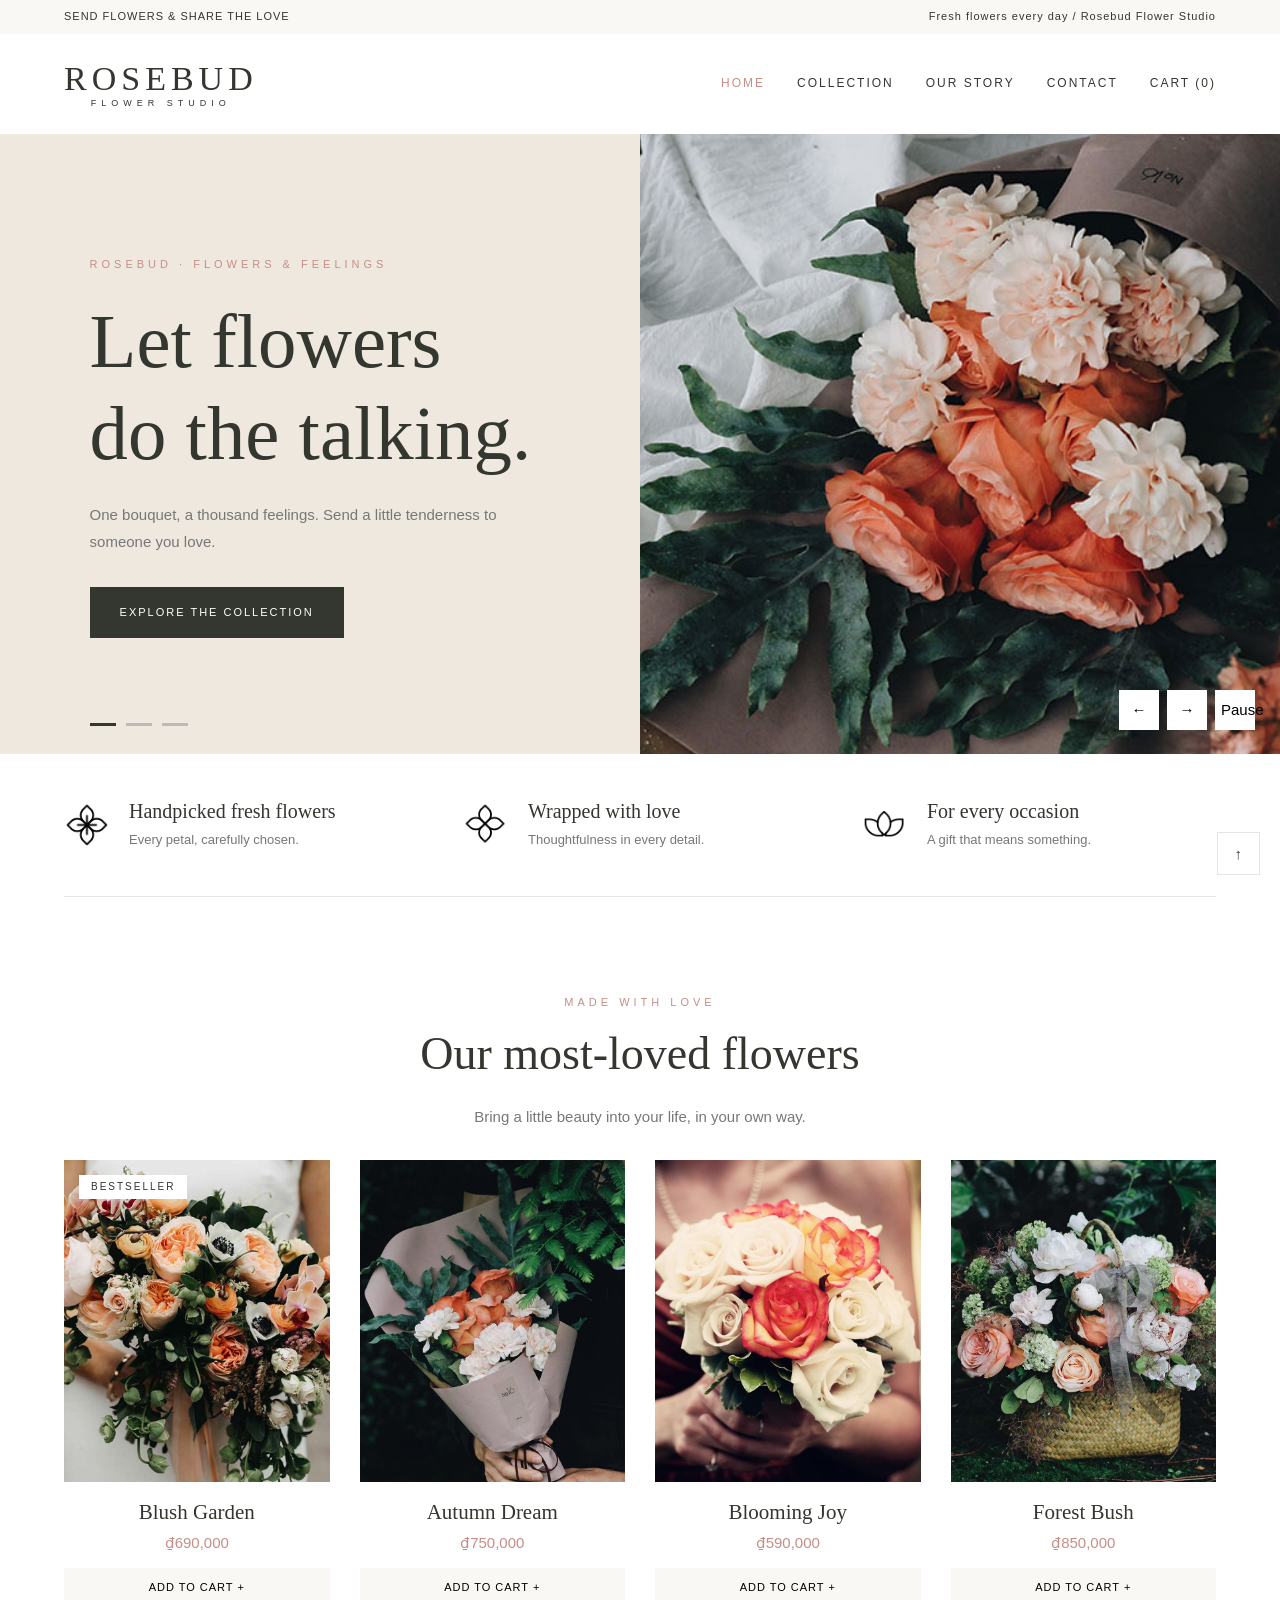
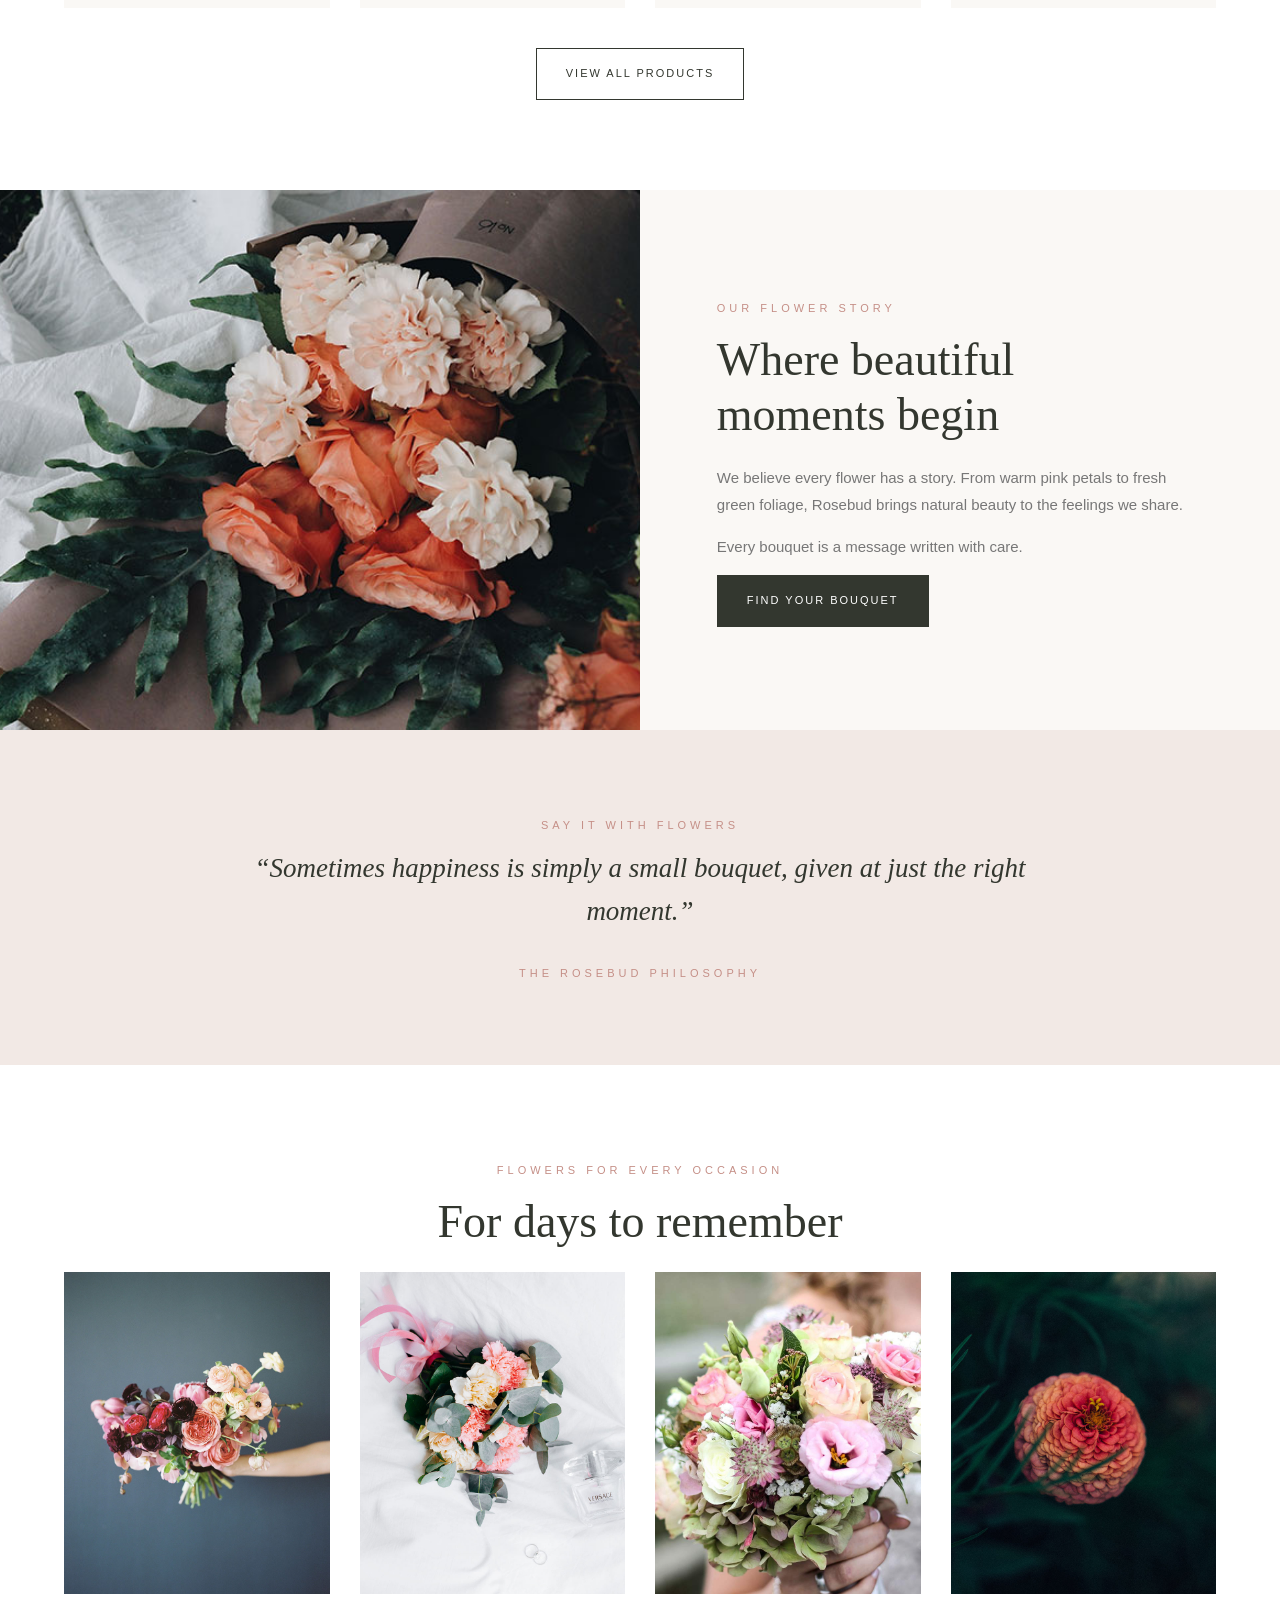
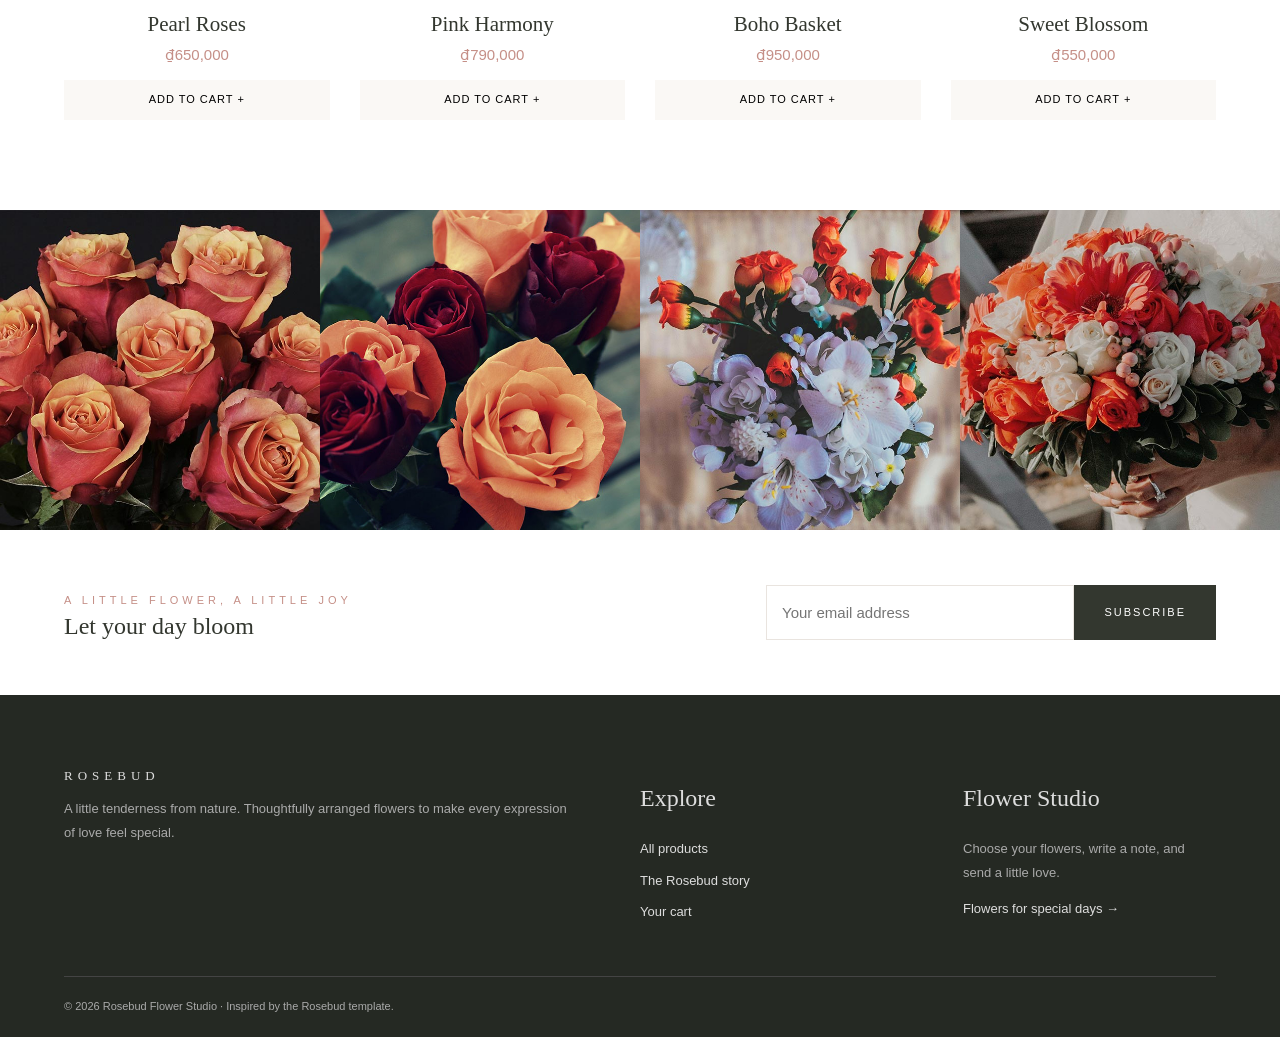
<file: flower-shop/flower-shop/flower-shop/index.html>
<!doctype html><html lang="en"><head><meta charset="utf-8"><meta name="viewport" content="width=device-width,initial-scale=1"><meta name="description" content="Rosebud - Thoughtfully arranged flowers for every moment."><title>Home | Rosebud</title><link rel="icon" href="assets/images/favicon-new.jpg"><link rel="stylesheet" href="assets/style.css"><script src="assets/app.js" defer></script></head><body data-page="home"><header id="header"></header><main id="main"></main><footer id="footer"></footer><div id="toast" role="status" aria-live="polite"></div><a class="backtop" href="#header" aria-label="Back to top">&uarr;</a></body></html>
</file>
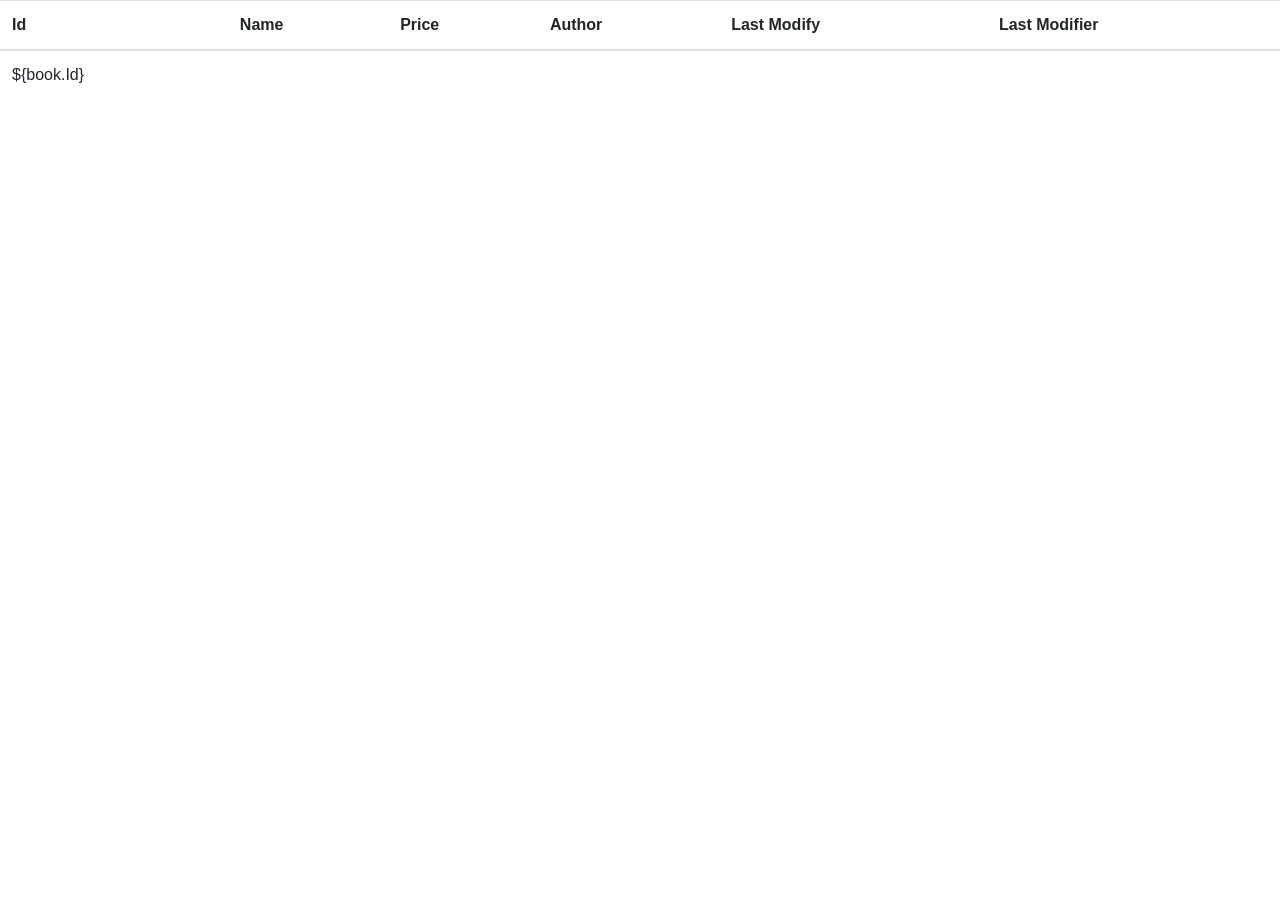
<file: boutquetShop/src/main/resources/templates/index.html>
<!doctype html>
<html lang="en">
  <head>
    <title>Title</title>
    <!-- Required meta tags -->
    <meta charset="utf-8">
    <meta name="viewport" content="width=device-width, initial-scale=1, shrink-to-fit=no">

    <!-- Bootstrap CSS -->
    <link rel="stylesheet" href="https://stackpath.bootstrapcdn.com/bootstrap/4.3.1/css/bootstrap.min.css" integrity="sha384-ggOyR0iXCbMQv3Xipma34MD+dH/1fQ784/j6cY/iJTQUOhcWr7x9JvoRxT2MZw1T" crossorigin="anonymous">
  </head>
  <body>
  	<table class="table">
      <thead>
        <tr>
          <th>Id</th>
          <th>Name</th>
          <th>Price</th>
          <th>Author</th>
          <th>Last Modify</th>
          <th>Last Modifier</th>
        </tr>
      </thead>
      <tbody th:each="book : books" th:remove="tag">
        <tr>
          <td>${book.Id}</td>
          <td></td>
          <td></td>
        </tr>
      </tbody>
    </table>
    <!-- Optional JavaScript -->
    <!-- jQuery first, then Popper.js, then Bootstrap JS -->
    <script src="https://code.jquery.com/jquery-3.3.1.slim.min.js" integrity="sha384-q8i/X+965DzO0rT7abK41JStQIAqVgRVzpbzo5smXKp4YfRvH+8abtTE1Pi6jizo" crossorigin="anonymous"></script>
    <script src="https://cdnjs.cloudflare.com/ajax/libs/popper.js/1.14.7/umd/popper.min.js" integrity="sha384-UO2eT0CpHqdSJQ6hJty5KVphtPhzWj9WO1clHTMGa3JDZwrnQq4sF86dIHNDz0W1" crossorigin="anonymous"></script>
    <script src="https://stackpath.bootstrapcdn.com/bootstrap/4.3.1/js/bootstrap.min.js" integrity="sha384-JjSmVgyd0p3pXB1rRibZUAYoIIy6OrQ6VrjIEaFf/nJGzIxFDsf4x0xIM+B07jRM" crossorigin="anonymous"></script>
  </body>
</html>
</file>
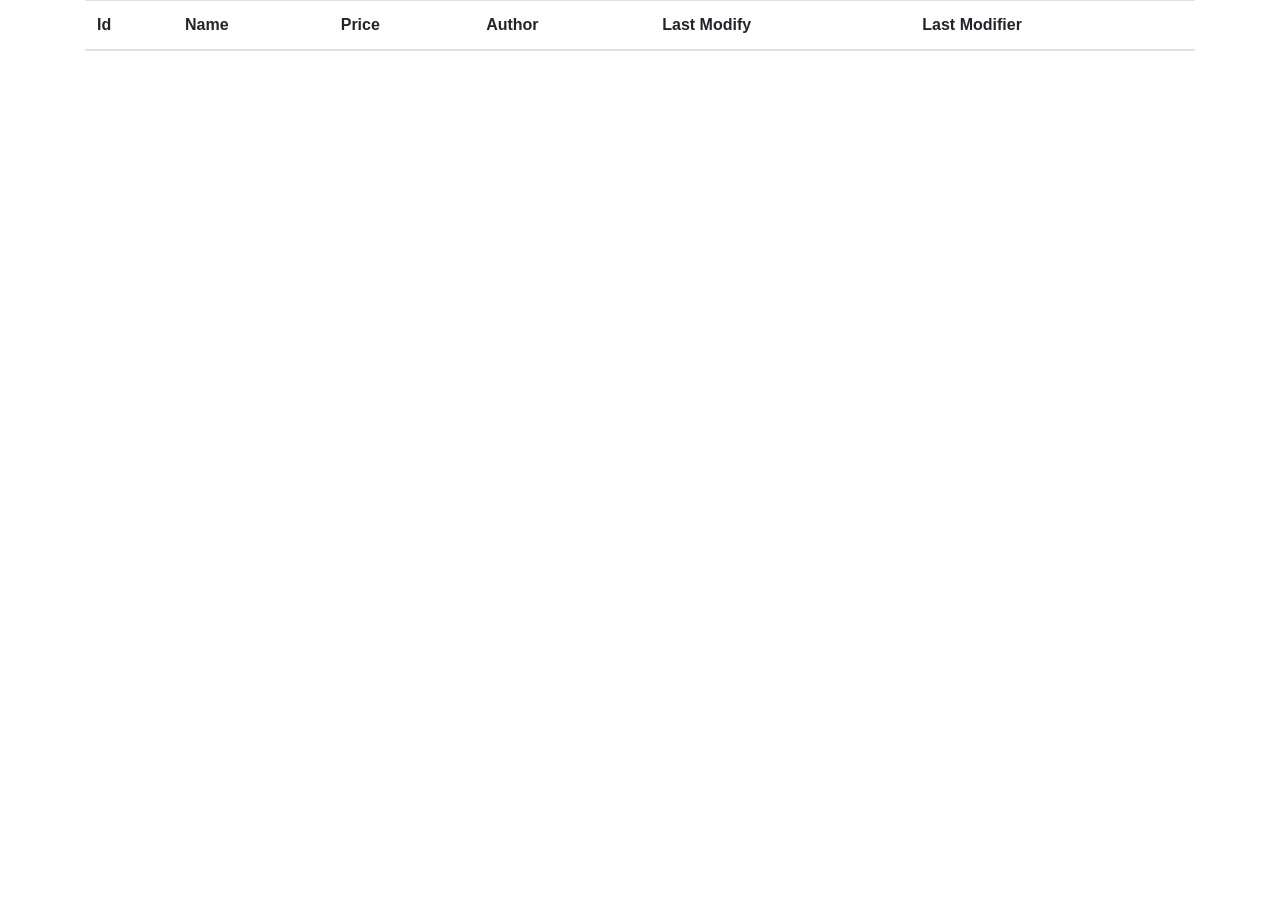
<file: boutquetShop/src/main/resources/templates/web/admin/book/index.html>
<!doctype html>
<html lang="en">
  <head>
    <title>Title</title>
    <!-- Required meta tags -->
    <meta charset="utf-8">
    <meta name="viewport" content="width=device-width, initial-scale=1, shrink-to-fit=no">

    <!-- Bootstrap CSS -->
    <link rel="stylesheet" href="https://stackpath.bootstrapcdn.com/bootstrap/4.3.1/css/bootstrap.min.css" integrity="sha384-ggOyR0iXCbMQv3Xipma34MD+dH/1fQ784/j6cY/iJTQUOhcWr7x9JvoRxT2MZw1T" crossorigin="anonymous">
  </head>
  <body>
  	<div class ="container">
  		<table class="table">
	      <thead>
	        <tr>
	          <th>Id</th>
	          <th>Name</th>
	          <th>Price</th>
	          <th>Author</th>
	          <th>Last Modify</th>
	          <th>Last Modifier</th>
	        </tr>
	      </thead>
	      <tbody th:each="book : ${books}" th:remove="tag">
	        <tr>
	          <td th:text="${book.Id}"></td>
	          <td th:text="${book.name}"></td>
	          <td th:text="${book.price}"></td>
	          <td th:text="${book.author}"></td>
	          <td th:text="${book.createdAt}"></td>
	          <td th:text="${book.userCreatedId}"></td>
	        </tr>
	      </tbody>
	    </table>
  	</div>
    <!-- Optional JavaScript -->
    <!-- jQuery first, then Popper.js, then Bootstrap JS -->
    <script src="https://code.jquery.com/jquery-3.3.1.slim.min.js" integrity="sha384-q8i/X+965DzO0rT7abK41JStQIAqVgRVzpbzo5smXKp4YfRvH+8abtTE1Pi6jizo" crossorigin="anonymous"></script>
    <script src="https://cdnjs.cloudflare.com/ajax/libs/popper.js/1.14.7/umd/popper.min.js" integrity="sha384-UO2eT0CpHqdSJQ6hJty5KVphtPhzWj9WO1clHTMGa3JDZwrnQq4sF86dIHNDz0W1" crossorigin="anonymous"></script>
    <script src="https://stackpath.bootstrapcdn.com/bootstrap/4.3.1/js/bootstrap.min.js" integrity="sha384-JjSmVgyd0p3pXB1rRibZUAYoIIy6OrQ6VrjIEaFf/nJGzIxFDsf4x0xIM+B07jRM" crossorigin="anonymous"></script>
  </body>
</html>
</file>
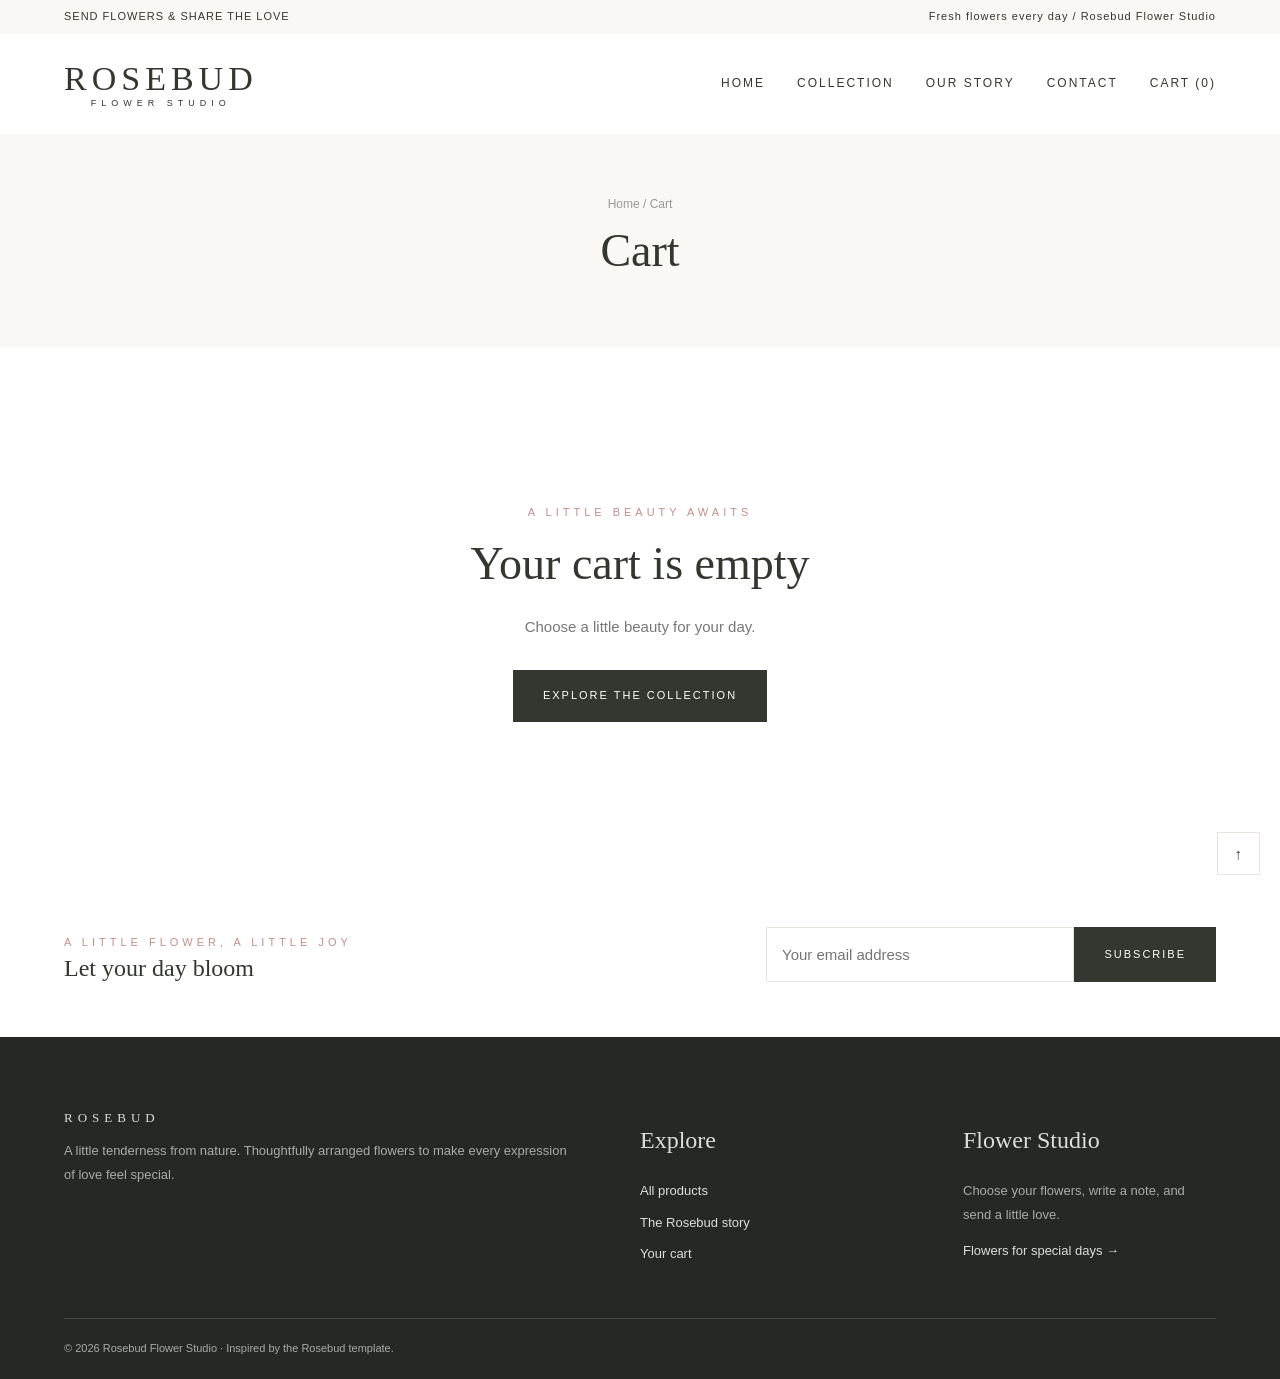
<file: flower-shop/flower-shop/flower-shop/cart.html>
<!doctype html><html lang="en"><head><meta charset="utf-8"><meta name="viewport" content="width=device-width,initial-scale=1"><meta name="description" content="Rosebud - Thoughtfully arranged flowers for every moment."><title>Cart | Rosebud</title><link rel="icon" href="assets/images/favicon-new.jpg"><link rel="stylesheet" href="assets/style.css"><script src="assets/app.js" defer></script></head><body data-page="cart"><header id="header"></header><main id="main"></main><footer id="footer"></footer><div id="toast" role="status" aria-live="polite"></div><a class="backtop" href="#header" aria-label="Back to top">&uarr;</a></body></html>
</file>
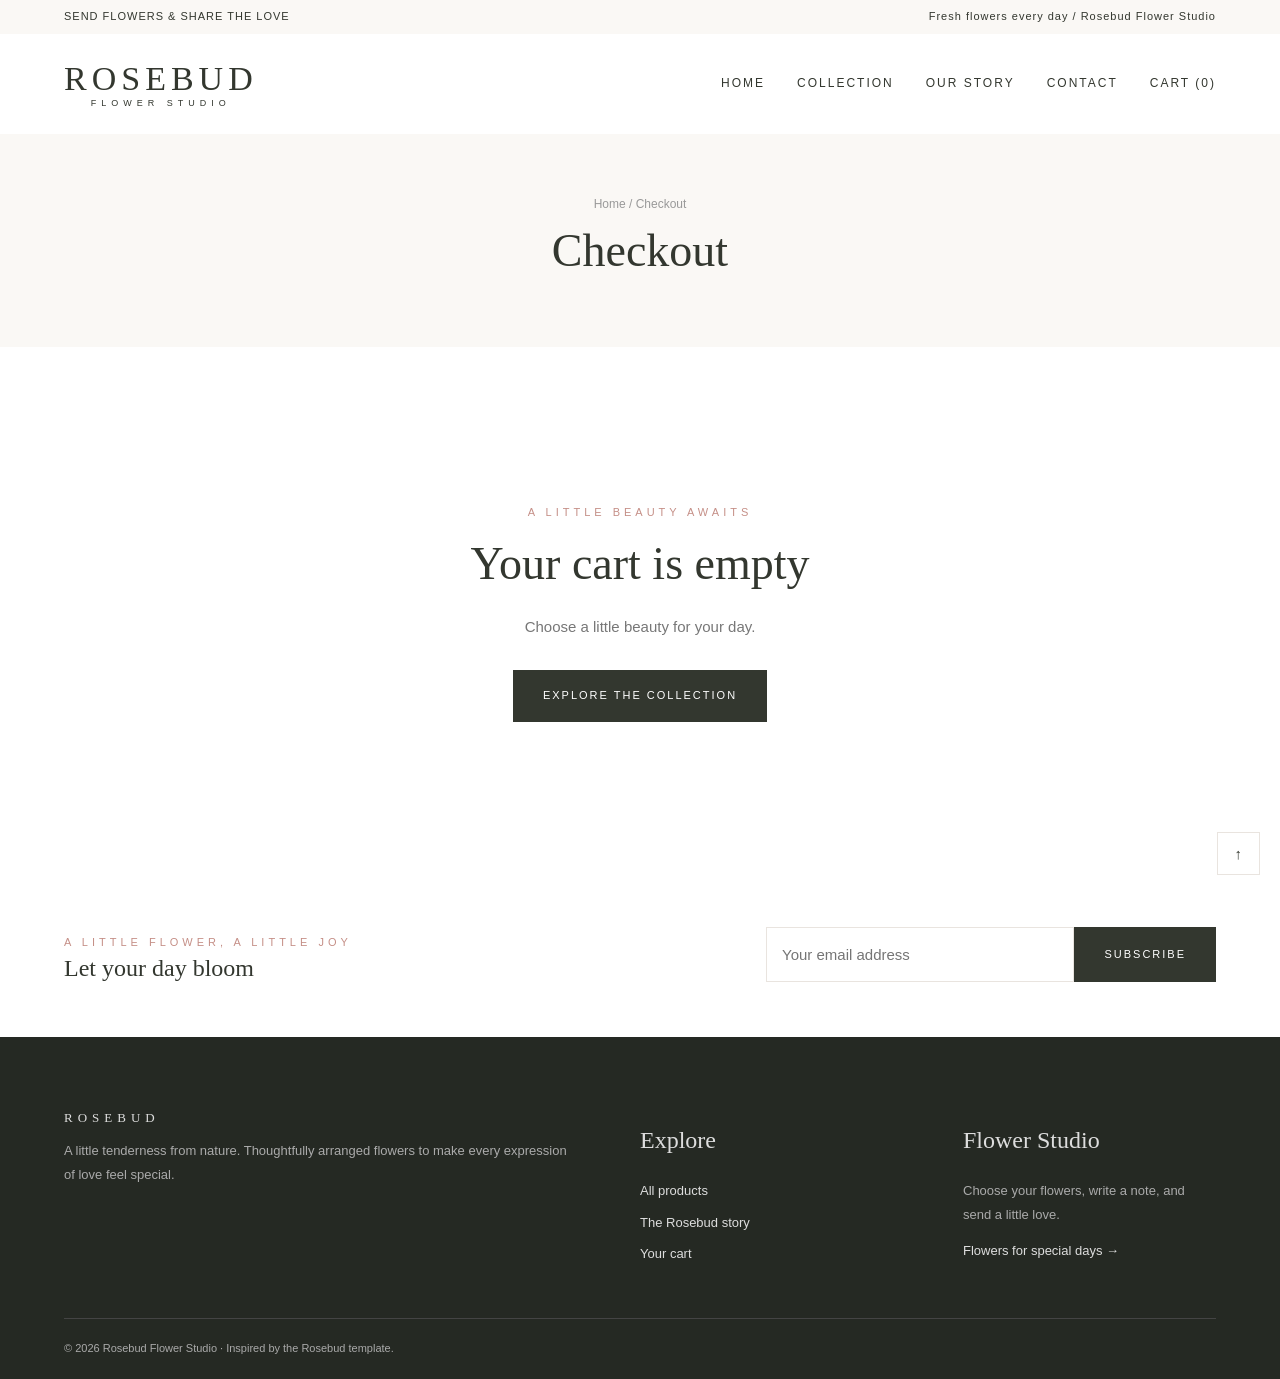
<file: flower-shop/flower-shop/flower-shop/checkout.html>
<!doctype html><html lang="en"><head><meta charset="utf-8"><meta name="viewport" content="width=device-width,initial-scale=1"><meta name="description" content="Rosebud - Thoughtfully arranged flowers for every moment."><title>Checkout | Rosebud</title><link rel="icon" href="assets/images/favicon-new.jpg"><link rel="stylesheet" href="assets/style.css"><script src="assets/app.js" defer></script></head><body data-page="checkout"><header id="header"></header><main id="main"></main><footer id="footer"></footer><div id="toast" role="status" aria-live="polite"></div><a class="backtop" href="#header" aria-label="Back to top">&uarr;</a></body></html>
</file>
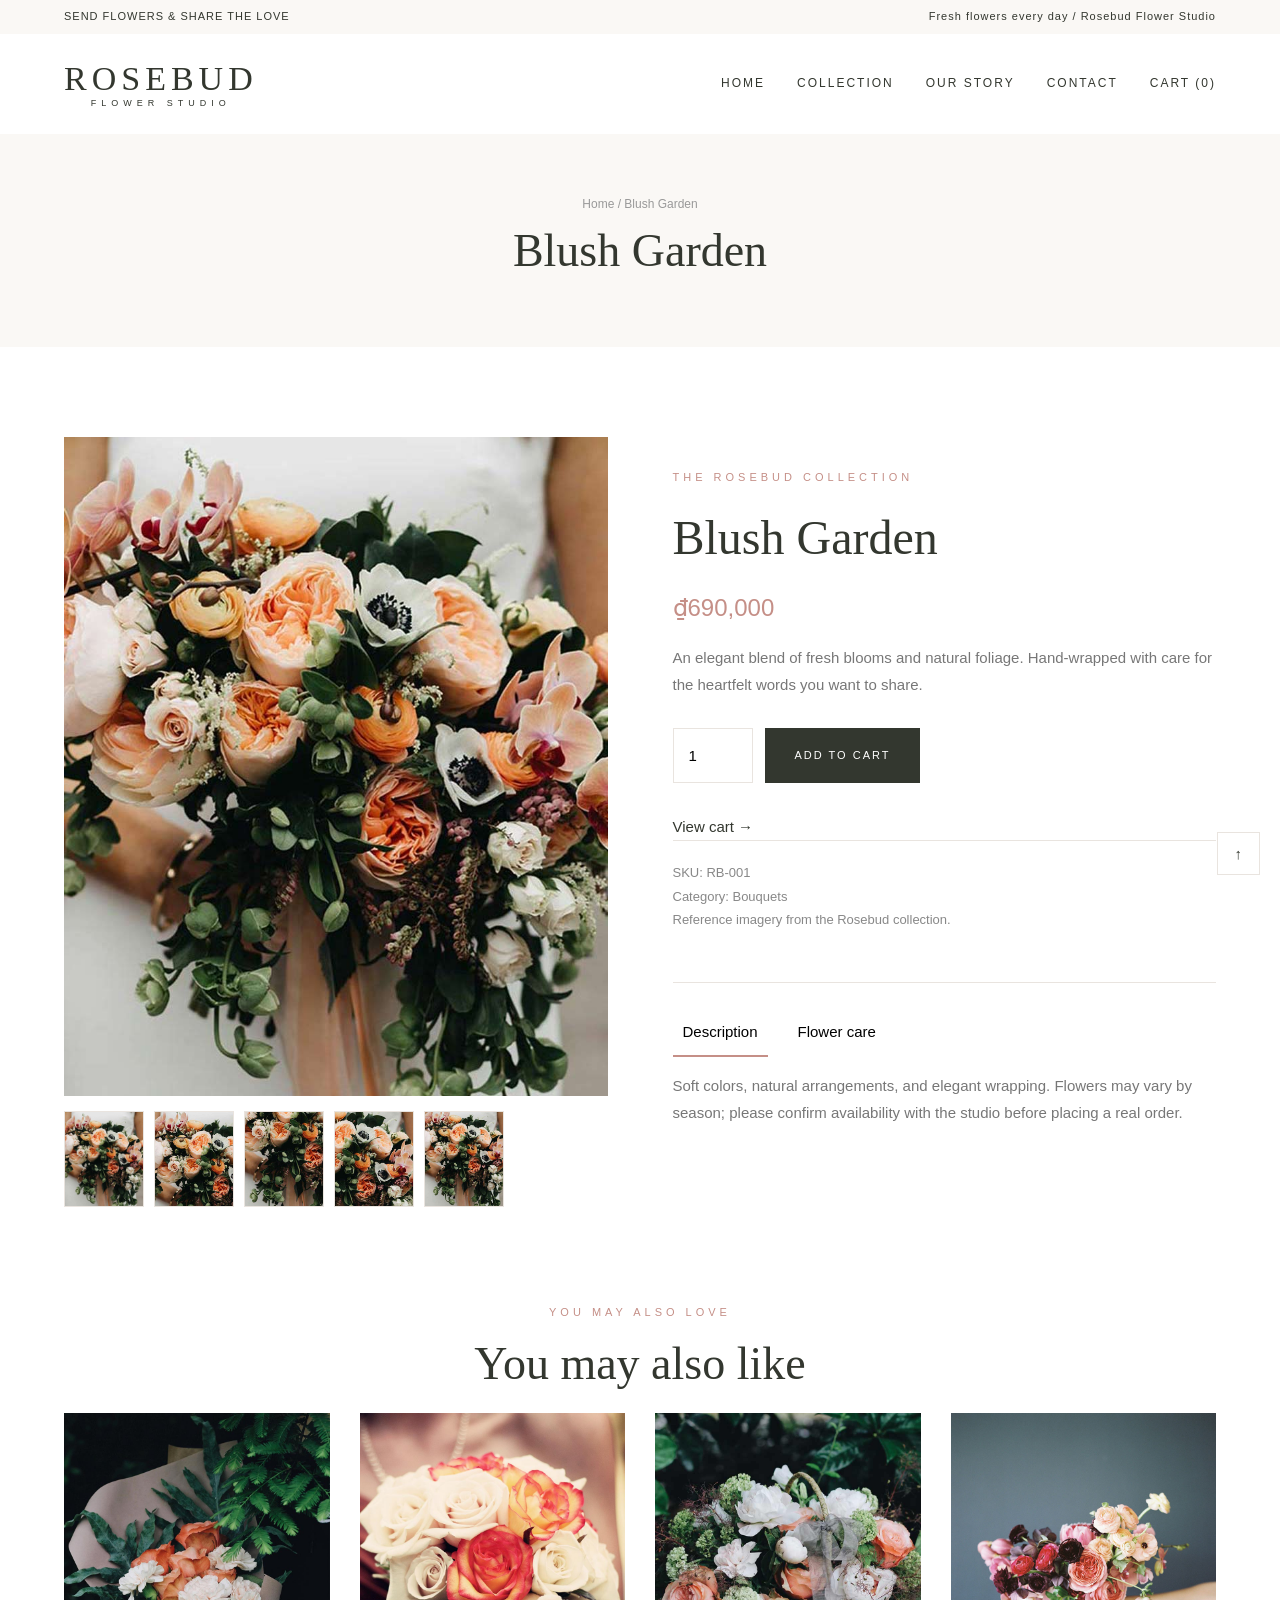
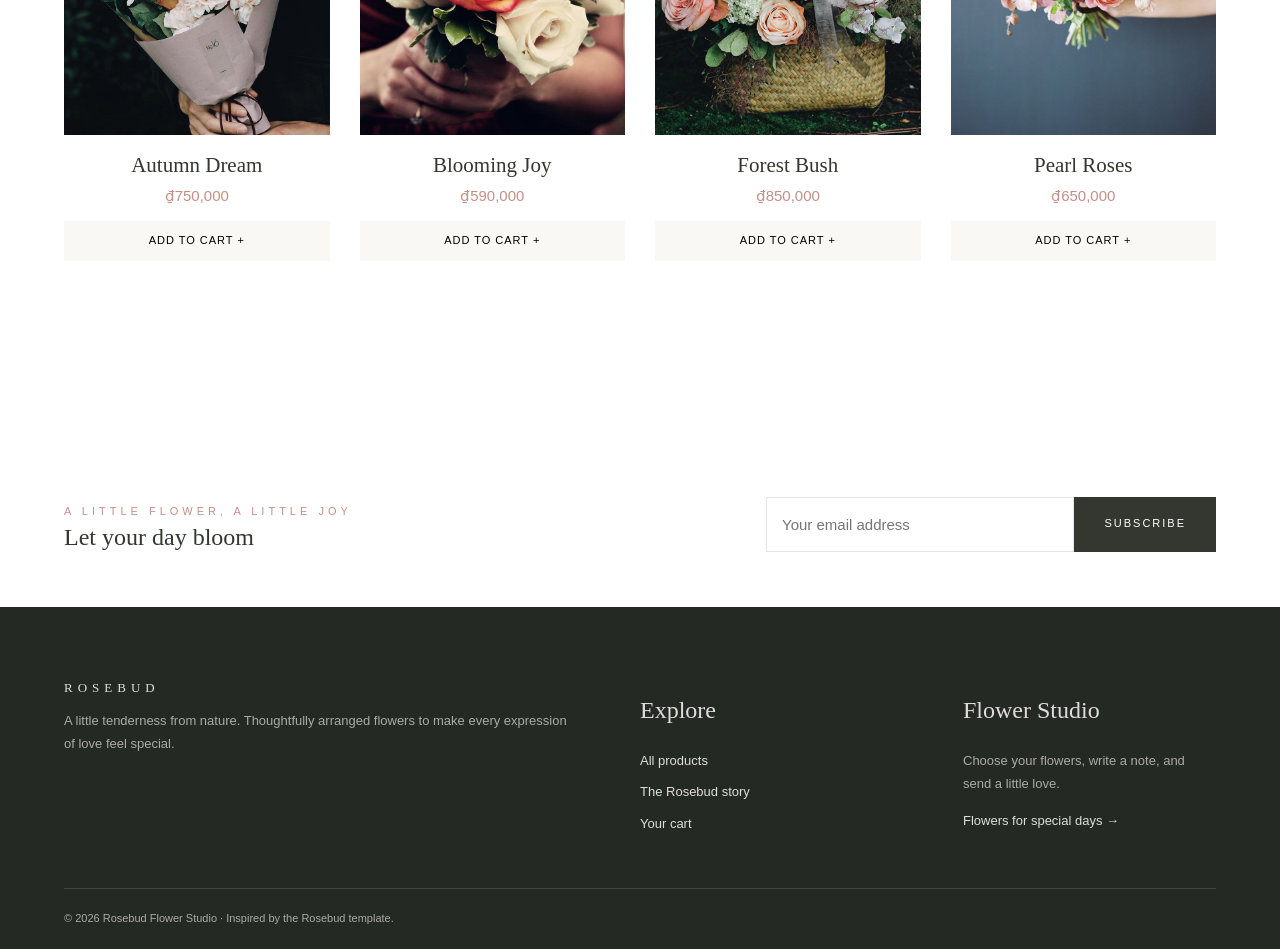
<file: flower-shop/flower-shop/flower-shop/detail-product.html>
<!doctype html><html lang="en"><head><meta charset="utf-8"><meta name="viewport" content="width=device-width,initial-scale=1"><meta name="description" content="Rosebud - Thoughtfully arranged flowers for every moment."><title>Product details | Rosebud</title><link rel="icon" href="assets/images/favicon-new.jpg"><link rel="stylesheet" href="assets/style.css"><script src="assets/app.js" defer></script></head><body data-page="detail"><header id="header"></header><main id="main"></main><footer id="footer"></footer><div id="toast" role="status" aria-live="polite"></div><a class="backtop" href="#header" aria-label="Back to top">&uarr;</a></body></html>
</file>
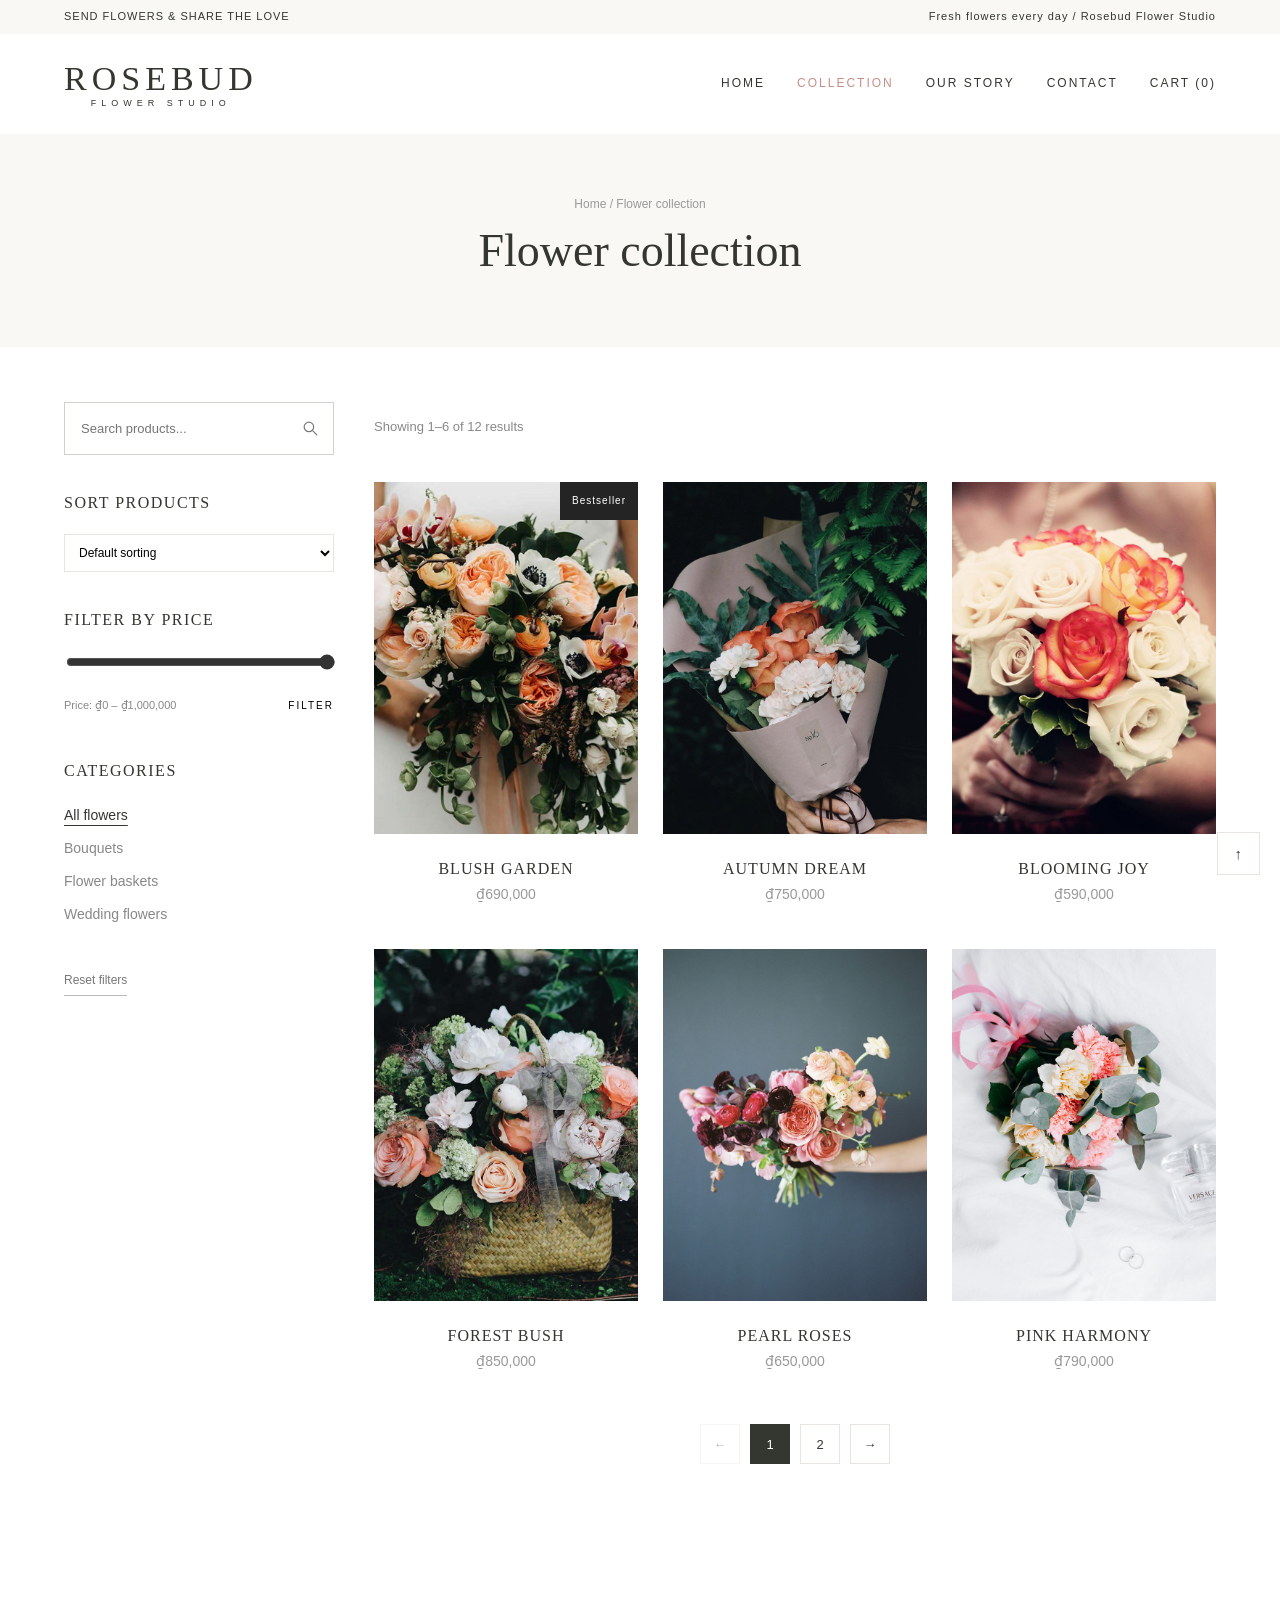
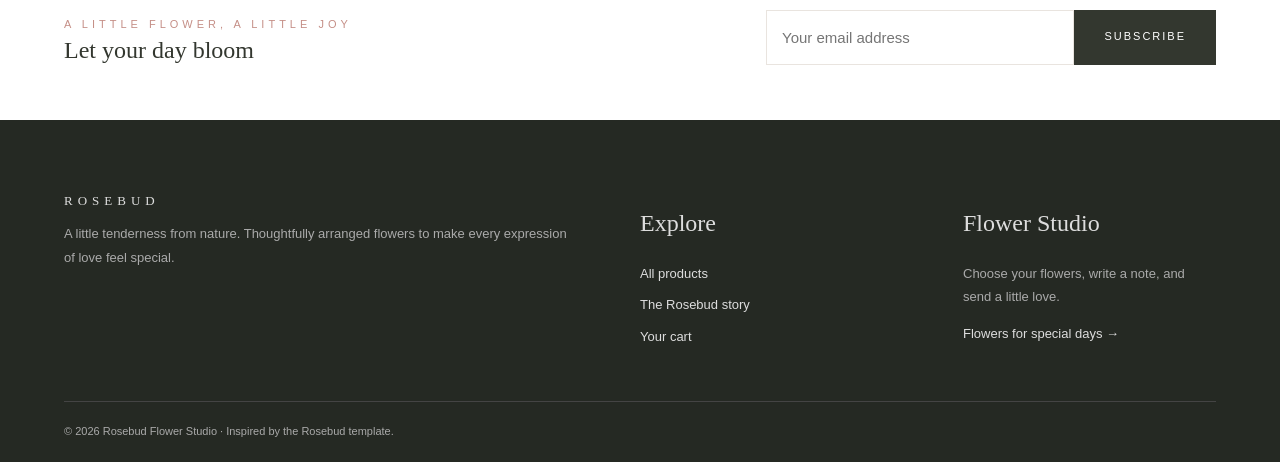
<file: flower-shop/flower-shop/flower-shop/list-product.html>
<!doctype html>
<html lang="en">

<head>
    <meta charset="utf-8">
    <meta name="viewport" content="width=device-width,initial-scale=1">
    <meta name="description" content="Rosebud - Thoughtfully arranged flowers for every moment.">
    <title>Shop | Rosebud</title>
    <link rel="icon" href="assets/images/favicon-new.jpg">
    <link rel="stylesheet" href="assets/style.css">
    <script src="assets/app.js" defer></script>
</head>

<body data-page="list">
    <header id="header"></header>
    <main id="main"></main>
    <footer id="footer"></footer>
    <div id="toast" role="status" aria-live="polite"></div><a class="backtop" href="#header"
        aria-label="Back to top">&uarr;</a>
</body>

</html>
</file>
<file: flower-shop/flower-shop/flower-shop/assets/style.css>
:root{--ink:#33372f;--pink:#c58f87;--paper:#faf8f5;--line:#e9e4df}*{box-sizing:border-box}html{scroll-behavior:smooth}body{margin:0;color:var(--ink);background:white;font:15px/1.8 Arial,sans-serif}a{color:inherit;text-decoration:none}button,input,select,textarea{font:inherit}button,a,input,select,textarea{outline-offset:5px}button{cursor:pointer}img{display:block;max-width:100%}h1,h2,h3,h4{font-family:Georgia,serif;font-weight:400;line-height:1.2}h1{font-size:clamp(42px,6vw,82px);margin:20px 0}h2{font-size:clamp(32px,4vw,46px);margin:12px 0 22px}h3{font-size:24px}p{color:#777;max-width:640px}.wrap{width:min(1200px,90%);margin:auto}.topbar{background:var(--paper);padding:7px 5%;display:flex;justify-content:space-between;font-size:11px;letter-spacing:1px}.nav{min-height:100px;display:flex;align-items:center;justify-content:space-between;gap:24px}.brand{font:34px Georgia,serif;letter-spacing:5px}.brand small{display:block;font:9px Arial;letter-spacing:5px;text-align:center}.navlinks{display:flex;align-items:center;gap:32px;font-size:12px;text-transform:uppercase;letter-spacing:2px}.navlinks a:hover,.active{color:var(--pink)}.menu{display:none;background:none;border:0;font-size:24px}.eyebrow{font-size:11px;letter-spacing:4px;text-transform:uppercase;color:var(--pink)}.btn{display:inline-block;background:var(--ink);border:1px solid var(--ink);color:white;padding:15px 29px;font-size:11px;letter-spacing:2px;text-transform:uppercase;transition:.25s}.btn:hover{background:var(--pink);border-color:var(--pink);color:white}.outline{background:transparent;color:var(--ink)}.hero{position:relative;background:#eee8df;overflow:hidden}.slide{display:none;min-height:620px;grid-template-columns:1fr 1fr;align-items:center}.slide.current{display:grid;animation:fade .8s}.herocopy{padding:60px max(7vw,30px)}.herocopy p{margin-bottom:32px}.heroimage{height:620px;width:100%;object-fit:cover}.controls{position:absolute;left:7%;bottom:28px;display:flex;gap:10px}.dot{width:26px;height:3px;border:0;padding:0;background:#bbb}.dot.selected{background:var(--ink)}.arrows{position:absolute;right:25px;bottom:24px;display:flex;gap:8px}.arrows button{border:0;background:white;width:40px;height:40px}.section{padding:90px 0}.center{text-align:center}.center p{margin:0 auto 30px}.services{display:grid;grid-template-columns:repeat(3,1fr);gap:45px;padding:45px 0;border-bottom:1px solid var(--line)}.service{display:flex;gap:20px;align-items:center}.service img{width:45px}.service h3{font-size:20px;margin:0 0 5px}.service p{font-size:13px;margin:0}.grid{display:grid;grid-template-columns:repeat(4,1fr);gap:30px}.product{text-align:center}.productpicture{display:block;position:relative;overflow:hidden;background:var(--paper)}.productpicture img{width:100%;aspect-ratio:800/970;object-fit:cover;transition:transform .65s}.product:hover img{transform:scale(1.045)}.product h3{font-size:21px;margin:18px 0 4px}.price{color:var(--pink)}.product .add{width:100%;border:0;background:var(--paper);padding:10px;letter-spacing:1px;font-size:11px;margin-top:12px;transition:.25s}.product .add:hover{background:var(--ink);color:white}.badge{position:absolute;top:15px;left:15px;background:white;font-size:10px;padding:3px 12px;letter-spacing:2px}.story{display:grid;grid-template-columns:1fr 1fr;background:var(--paper);align-items:center}.story>img{width:100%;height:540px;object-fit:cover}.storytext{padding:65px 12%}.quote{background:#f2e9e5;padding:80px 20px;text-align:center}.quote blockquote{font:italic 27px/1.6 Georgia;max-width:780px;margin:10px auto 25px}.gallery{display:grid;grid-template-columns:repeat(4,1fr)}.gallery img{width:100%;aspect-ratio:1;object-fit:cover}.newsletter{display:flex;align-items:center;justify-content:space-between;gap:30px;padding:55px 0}.newsletter h3{margin:0}.newsletter form{display:flex;width:min(450px,100%)}input,select,textarea{border:1px solid var(--line);background:white;padding:13px 15px;min-width:0}input,textarea{width:100%}.foot{background:#252923;color:#ddd;padding:65px 0 20px}.footgrid{display:grid;grid-template-columns:2fr 1fr 1fr;gap:70px}.foot a{display:block;font-size:13px;margin:8px 0}.foot p{color:#aaa;font-size:13px}.copyright{border-top:1px solid #444;margin-top:45px;padding-top:20px;font-size:11px;color:#aaa}.pagetitle{padding:60px 5%;text-align:center;background:var(--paper)}.pagetitle h1{font-size:46px;margin:8px}.breadcrumb{font-size:12px;color:#999}.toolbar{display:flex;justify-content:space-between;align-items:center;gap:20px;margin-bottom:35px;flex-wrap:wrap}.filters{display:flex;gap:10px;flex-wrap:wrap}.filters button{background:white;border:1px solid var(--line);padding:8px 17px}.filters button.selected{background:var(--ink);color:white}.searchbar{display:flex;gap:10px;margin-bottom:25px}.detail{display:grid;grid-template-columns:1fr 1fr;gap:65px;align-items:start}.detail h1{font-size:48px}.mainphoto{width:100%;background:var(--paper)}.thumbs{display:flex;gap:10px;margin-top:15px}.thumbs button{border:1px solid var(--line);padding:0;width:80px;background:white}.thumbs img{width:100%}.detailcopy{padding-top:25px}.detailcopy .price{font-size:24px}.buyrow{display:flex;gap:12px;margin:30px 0}.buyrow input{width:80px}.meta{border-top:1px solid var(--line);padding-top:20px;font-size:13px;color:#888}.tabs{margin-top:50px;border-top:1px solid var(--line);padding-top:25px}.tabs button{background:none;border:0;border-bottom:2px solid transparent;margin-right:20px;padding:10px}.tabs button.selected{border-color:var(--pink)}.cartrow{display:grid;grid-template-columns:90px 1fr 130px 110px 130px 40px;gap:20px;align-items:center;border-bottom:1px solid var(--line);padding:20px 0}.cartrow img{width:75px}.cartrow input{width:90px}.remove{border:0;background:none;font-size:24px}.totals{background:var(--paper);padding:30px;width:min(450px,100%);margin:35px 0 0 auto}.summaryline{display:flex;justify-content:space-between;gap:20px;padding:12px 0;border-bottom:1px solid var(--line)}.totals .btn{width:100%;text-align:center;margin-top:20px}.empty{text-align:center;padding:60px 20px}.checkout{display:grid;grid-template-columns:1.25fr 1fr;gap:65px}.fields{display:grid;grid-template-columns:1fr 1fr;gap:20px}.field{display:block;margin-bottom:18px;font-size:13px}.field input,.field textarea{display:block;margin-top:7px}.full{grid-column:1/-1}.orderbox{padding:30px;background:var(--paper)}.payment{display:block;margin:20px 0}.payment input,.consent input{width:auto}.notice{font-size:12px;background:#fff;padding:15px;color:#777}.success{max-width:700px;margin:60px auto;padding:50px;background:var(--paper);text-align:center}#toast{position:fixed;bottom:30px;left:50%;transform:translate(-50%,20px);background:var(--ink);color:white;padding:12px 25px;opacity:0;pointer-events:none;transition:.25s;z-index:20}#toast.show{opacity:1;transform:translate(-50%,0)}.backtop{position:fixed;bottom:25px;right:20px;background:white;border:1px solid var(--line);padding:7px 17px}.reveal{opacity:0;transform:translateY(20px);transition:.7s}.reveal.visible{opacity:1;transform:none}@keyframes fade{from{opacity:.2}to{opacity:1}}@media(max-width:900px){.grid{grid-template-columns:repeat(2,1fr)}.navlinks{gap:15px;font-size:10px}.slide{min-height:500px}.heroimage{height:500px}.herocopy{padding:40px}.services{gap:20px}.detail,.checkout{gap:30px}.cartrow{grid-template-columns:60px 1fr 90px 80px 90px 25px;gap:10px}.storytext{padding:35px}.footgrid{gap:30px}}@media(max-width:600px){.topbar span:last-child{display:none}.nav{min-height:85px;flex-wrap:wrap;padding:15px 0}.brand{font-size:27px}.menu{display:block}.navlinks{display:none;width:100%;flex-direction:column;align-items:flex-start;padding:15px 0}.navlinks.open{display:flex}.slide.current{display:flex;flex-direction:column-reverse}.heroimage{height:290px}.herocopy{padding:35px 25px 70px;width:100%}.herocopy h1{font-size:43px}.controls{left:25px}.services{grid-template-columns:1fr;padding:30px 0}.section{padding:55px 0}.grid{gap:25px 15px}.product h3{font-size:19px}.story,.detail,.checkout{grid-template-columns:1fr}.story>img{height:320px}.storytext{padding:40px 25px}.newsletter{flex-direction:column;align-items:flex-start}.footgrid{grid-template-columns:1fr;gap:20px}.gallery{grid-template-columns:repeat(2,1fr)}.carthead{display:none}.cartrow{grid-template-columns:60px 1fr 35px;gap:12px}.cartrow .unit{display:none}.cartrow .qty{grid-column:2}.cartrow .lineprice{grid-column:2}.cartrow .remove{grid-column:3;grid-row:1}.fields{grid-template-columns:1fr}.pagetitle h1{font-size:36px}.detail h1{font-size:38px}.searchbar{flex-direction:column}.success{padding:30px 20px}}@media(prefers-reduced-motion:reduce){*{scroll-behavior:auto!important;animation:none!important;transition:none!important}.reveal{opacity:1;transform:none}}

/* Product collection: three columns with a left-hand filter sidebar. */
.shop-layout{display:grid;grid-template-areas:"sidebar products";grid-template-columns:270px minmax(0,1fr);gap:40px;align-items:start;padding-top:55px}.shop-main{grid-area:products;min-width:0}.shop-toolbar{min-height:50px;margin-bottom:30px;display:flex;align-items:center;font-size:13px;color:#888;scroll-margin-top:25px}.shop-grid{grid-template-columns:repeat(3,minmax(0,1fr));gap:42px 25px}.shop-product h3{font-size:16px;text-transform:uppercase;letter-spacing:1px;margin-top:25px}.shop-product .price{font-size:14px;color:#999}.shop-photo{position:relative;overflow:hidden}.shop-photo .productpicture img{aspect-ratio:3/4}.shop-photo .badge{top:0;right:0;left:auto;background:#242424;color:white;padding:10px 12px;letter-spacing:1px;font-size:10px}.product-actions{position:absolute;inset:0;display:flex;align-items:center;justify-content:center;gap:12px;background:rgba(20,25,20,.22);opacity:0;visibility:hidden;transition:opacity .25s,visibility .25s;pointer-events:none}.shop-photo:hover .product-actions,.shop-photo:focus-within .product-actions{opacity:1;visibility:visible}.product-action{width:48px;height:48px;display:grid;place-items:center;border:0;background:rgba(255,255,255,.94);color:var(--ink);pointer-events:auto;transform:translateY(10px);transition:transform .25s,background .25s,color .25s}.shop-photo:hover .product-action,.shop-photo:focus-within .product-action{transform:translateY(0)}.product-action:hover,.product-action:focus-visible{background:var(--ink);color:white}.product-action svg,.shop-search svg{width:22px;height:22px;fill:none;stroke:currentColor;stroke-width:1.5;stroke-linecap:round;stroke-linejoin:round}.shop-search{display:flex;align-items:stretch;width:100%;min-width:0;border:1px solid #d6d0ca;background:white;margin:0 0 38px;transition:border-color .2s,box-shadow .2s}.shop-search:focus-within{border-color:var(--ink);box-shadow:0 0 0 1px var(--ink)}.shop-search input{flex:1 1 0;min-width:0;width:0;border:0;border-radius:0;background:transparent;padding:14px 16px;font-size:13px;outline:none;box-shadow:none}.shop-search button{flex:0 0 46px;display:grid;place-items:center;background:transparent;border:0;padding:0;color:#777}.shop-search button:focus-visible{outline:2px solid var(--ink);outline-offset:-5px}.shop-search svg{width:19px;height:19px}.sidebar-block{margin:0 0 38px}.sidebar-block h2{font-size:16px;letter-spacing:1.5px;text-transform:uppercase;margin:0 0 22px}.sidebar-block select{width:100%;font-size:12px;padding:10px}.sidebar-block input[type=range]{padding:0;accent-color:#333;width:100%;height:18px;cursor:pointer}.price-filter-bottom{display:flex;justify-content:space-between;align-items:center;gap:10px;margin-top:10px;font-size:11px;color:#888;flex-wrap:wrap}.filter-submit{border:0;background:none;text-transform:uppercase;letter-spacing:2px;font-size:10px;padding:8px 0}.category-list{display:flex;flex-direction:column;align-items:flex-start;gap:8px}.category-list button{border:0;background:none;color:#888;padding:0;font-size:14px;text-align:left}.category-list button:hover,.category-list button.selected{color:var(--ink);text-decoration:underline;text-underline-offset:5px}.reset-filters{background:none;border:0;border-bottom:1px solid #bbb;padding:0 0 3px;color:#777;font-size:12px}.pagination{display:flex;gap:10px;justify-content:center;margin-top:50px}.pagination button{border:1px solid var(--line);background:white;min-width:40px;height:40px;color:var(--ink);font-size:13px}.pagination button[aria-current=page],.pagination button:hover:enabled{background:var(--ink);color:white;border-color:var(--ink)}.pagination button:disabled{opacity:.35;cursor:default}.shop-empty{grid-column:1/-1;padding:55px 0}.shop-sidebar{grid-area:sidebar;min-width:0}
@media(max-width:1050px){.shop-layout{grid-template-columns:230px minmax(0,1fr);gap:25px}.shop-grid{gap:30px 18px}.shop-product h3{font-size:14px}}
@media(max-width:800px){.shop-layout{grid-template-columns:210px minmax(0,1fr)}.shop-grid{grid-template-columns:repeat(2,minmax(0,1fr))}}
@media(max-width:600px){.shop-layout{grid-template-areas:"sidebar" "products";grid-template-columns:1fr;gap:30px;padding-top:35px}.shop-sidebar{grid-row:1;display:grid;grid-template-columns:1fr 1fr;gap:20px}.shop-search{grid-column:1/-1;margin:0}.sidebar-block{margin:0}.sidebar-block h2{font-size:13px;margin-bottom:12px}.category-list{flex-direction:row;flex-wrap:wrap;gap:10px 15px}.category-list button{font-size:12px}.shop-sidebar .sidebar-block:last-of-type{grid-column:1/-1}.reset-filters{justify-self:start}.shop-toolbar{margin-bottom:15px;min-height:30px}.shop-grid{gap:30px 15px}.shop-product h3{font-size:13px;margin-top:16px}.product-action{width:42px;height:42px}.shop-photo .badge{font-size:8px;padding:7px}.pagination{margin-top:35px}}
@media(hover:none){.product-actions{inset:auto 8px 8px;justify-content:flex-end;background:none;opacity:1;visibility:visible}.product-action{transform:none;width:42px;height:42px;box-shadow:0 1px 5px #0001}}
</file>
